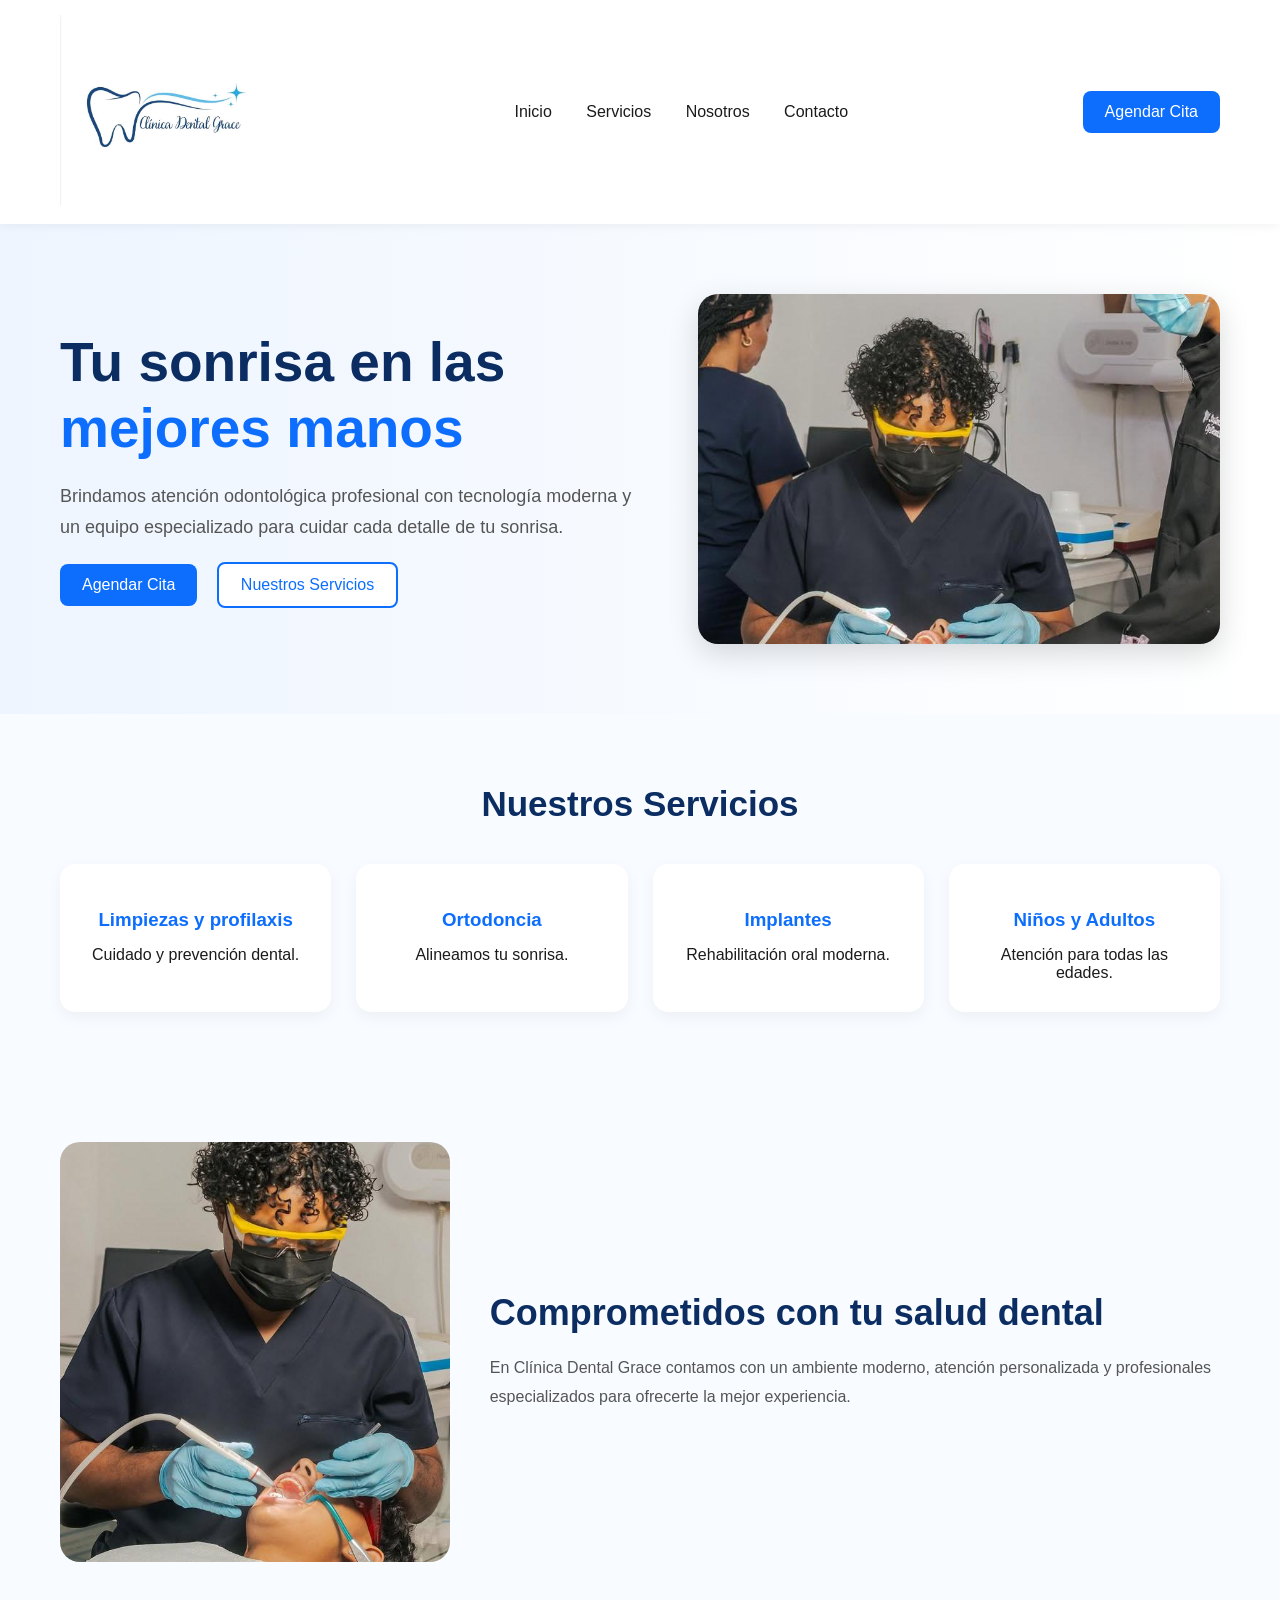
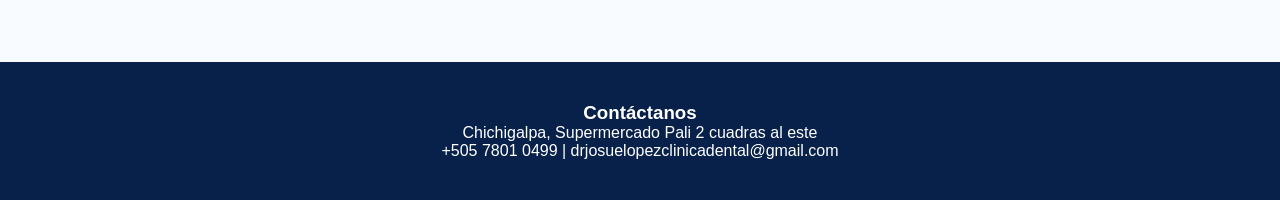
<file: portafolio-lili/portafolio/proyectos/clinica/index.html>
<!DOCTYPE html>
<html lang="es">
<head>
  <meta charset="UTF-8">
  <meta name="viewport" content="width=device-width, initial-scale=1.0">
  <title>Clínica Dental Grace</title>

  <style>
    *{
      margin:0;
      padding:0;
      box-sizing:border-box;
      font-family:Arial,sans-serif;
      scroll-behavior:smooth;
    }

    body{
      background:#f8fbff;
      color:#1b1b1b;
      overflow-x:hidden;
    }

    header{
      display:flex;
      justify-content:space-between;
      align-items:center;
      padding:15px 60px;
      background:white;
      box-shadow:0 2px 10px rgba(0,0,0,.05);
      position:sticky;
      top:0;
      z-index:1000;
    }

    .logo img{
      width:220px;
      height:auto;
      object-fit:contain;
    }

    nav a{
      margin:0 15px;
      text-decoration:none;
      color:#1b1b1b;
      font-weight:500;
    }

    .btn{
      background:#0d6efd;
      color:white;
      padding:12px 22px;
      border:none;
      border-radius:8px;
      text-decoration:none;
      cursor:pointer;
      display: inline-block;
      position: relative;
      z-index: 9999;
    }

    .hero{
      display:flex;
      align-items:center;
      justify-content:space-between;
      padding:70px 60px;
      background:linear-gradient(to right,#eef5ff,#ffffff);
      gap:30px;
    }

    .hero-text{
      width:50%;
    }

    .hero-text h1{
      font-size:55px;
      color:#0b2d62;
      line-height:1.2;
    }

    .hero-text h1 span{
      color:#0d6efd;
    }

    .hero-text p{
      margin:20px 0;
      font-size:18px;
      line-height:1.7;
      color:#555;
    }

    .hero-buttons a{
      margin-right:15px;
    }

    /* CARRUSEL */
    .carousel{
      width:45%;
      height:350px;
      overflow:hidden;
      border-radius:20px;
      box-shadow:0 10px 30px rgba(0,0,0,.15);
      position:relative;
      background: white;
    }

    .slides{
      display:flex;
      width:300%;
      height:100%;
      transition:transform 1s ease-in-out;
    }

    .slides img{
      width:33.3333%;
      height:100%;
      object-fit:cover;
      flex-shrink:0;
    }

    .services{
      padding:70px 60px;
      text-align:center;
    }

    .services h2{
      font-size:35px;
      color:#0b2d62;
      margin-bottom:40px;
    }

    .cards{
      display:grid;
      grid-template-columns:repeat(auto-fit,minmax(200px,1fr));
      gap:25px;
    }

    .card{
      background:white;
      padding:30px;
      border-radius:15px;
      box-shadow:0 5px 15px rgba(0,0,0,.05);
      transition: transform .3s;
    }

    .card:hover{
      transform:translateY(-8px);
    }

    .card h3{
      margin:15px 0;
      color:#0d6efd;
    }

    .about{
      display:flex;
      gap:40px;
      padding:60px;
      align-items:center;
    }

    .about img{
      width:50%;
      max-height:420px;
      object-fit:cover;
      border-radius:20px;
    }

    .about-text h2{
      font-size:36px;
      color:#0b2d62;
      margin-bottom:20px;
    }

    .about-text p{
      line-height:1.8;
      color:#555;
    }

    footer{
      background:#08214a;
      color:white;
      padding:40px;
      text-align:center;
      margin-top:40px;
    }

    @media(max-width:900px){
      .hero,.about{
        flex-direction:column;
      }

      .hero-text,.carousel,.about img{
        width:100%;
      }

      .hero-text h1{
        font-size:38px;
      }

      header{
        padding:20px;
        flex-direction:column;
        gap:15px;
      }
    }

  </style>
</head>
<body>

<header>
  <div class="logo">
    <img src="imagenes/logo.jpeg" alt="Logo Clínica Dental Grace">
  </div>

  <nav>
    <a href="#inicio">Inicio</a>
    <a href="#servicios">Servicios</a>
    <a href="#nosotros">Nosotros</a>
    <a href="#contacto">Contacto</a>
  </nav>
   
  <a href="https://api.whatsapp.com/send?phone=50577048206&text=Hola%20quiero%20agendar%20una%20cita%20en%20Clínica%20Dental%20Grace" class="btn" target="_blank">
Agendar Cita
</a>
 
</header>

<section class="hero" id="inicio">
  <div class="hero-text">
    <h1>Tu sonrisa en las <span>mejores manos</span></h1>
    <p>Brindamos atención odontológica profesional con tecnología moderna y un equipo especializado para cuidar cada detalle de tu sonrisa.</p>

    <div class="hero-buttons">
      <a href="https://api.whatsapp.com/send?phone=50577048206&text=Hola%20quiero%20agendar%20una%20cita%20en%20Clínica%20Dental%20Grace" class="btn">Agendar Cita</a>
      <a href="#servicios" class="btn" style="background:white;color:#0d6efd;border:2px solid #0d6efd;">Nuestros Servicios</a>
    </div>
  </div>

  <div class="carousel">
    <div class="slides" id="slides">
      <img src="imagenes/equipo.jpeg" alt="">
      <img src="imagenes/companero.jpeg" alt="">
      <img src="imagenes/doc.jpeg" alt="">
    </div>
  </div>
</section>

<section class="services" id="servicios">
  <h2>Nuestros Servicios</h2>
  <div class="cards">
    <div class="card"><h3>Limpiezas y profilaxis</h3><p>Cuidado y prevención dental.</p></div>
    <div class="card"><h3>Ortodoncia</h3><p>Alineamos tu sonrisa.</p></div>
    <div class="card"><h3>Implantes</h3><p>Rehabilitación oral moderna.</p></div>
    <div class="card"><h3>Niños y Adultos</h3><p>Atención para todas las edades.</p></div>
  </div>
</section>

<section class="about" id="nosotros">
  <img src="imagenes/doc.jpeg" alt="">
  <div class="about-text">
    <h2>Comprometidos con tu salud dental</h2>
    <p>En Clínica Dental Grace contamos con un ambiente moderno, atención personalizada y profesionales especializados para ofrecerte la mejor experiencia.</p>
  </div>
</section>

<footer id="contacto">
  <h3>Contáctanos</h3>
  <p>Chichigalpa, Supermercado Pali 2 cuadras al este</p>
  <p>+505 7801 0499 | drjosuelopezclinicadental@gmail.com</p>
</footer>

<script>
const slides = document.getElementById("slides");
const images = document.querySelectorAll(".slides img");
let index = 0;

function moverCarrusel(){
  index++;

  if(index >= images.length){
    index = 0;
  }

  slides.style.transform = "translateX(-" + (index * 100 / 3) + "%)";
}

setInterval(moverCarrusel,7000);
</script>

</body>
</html>
</file>
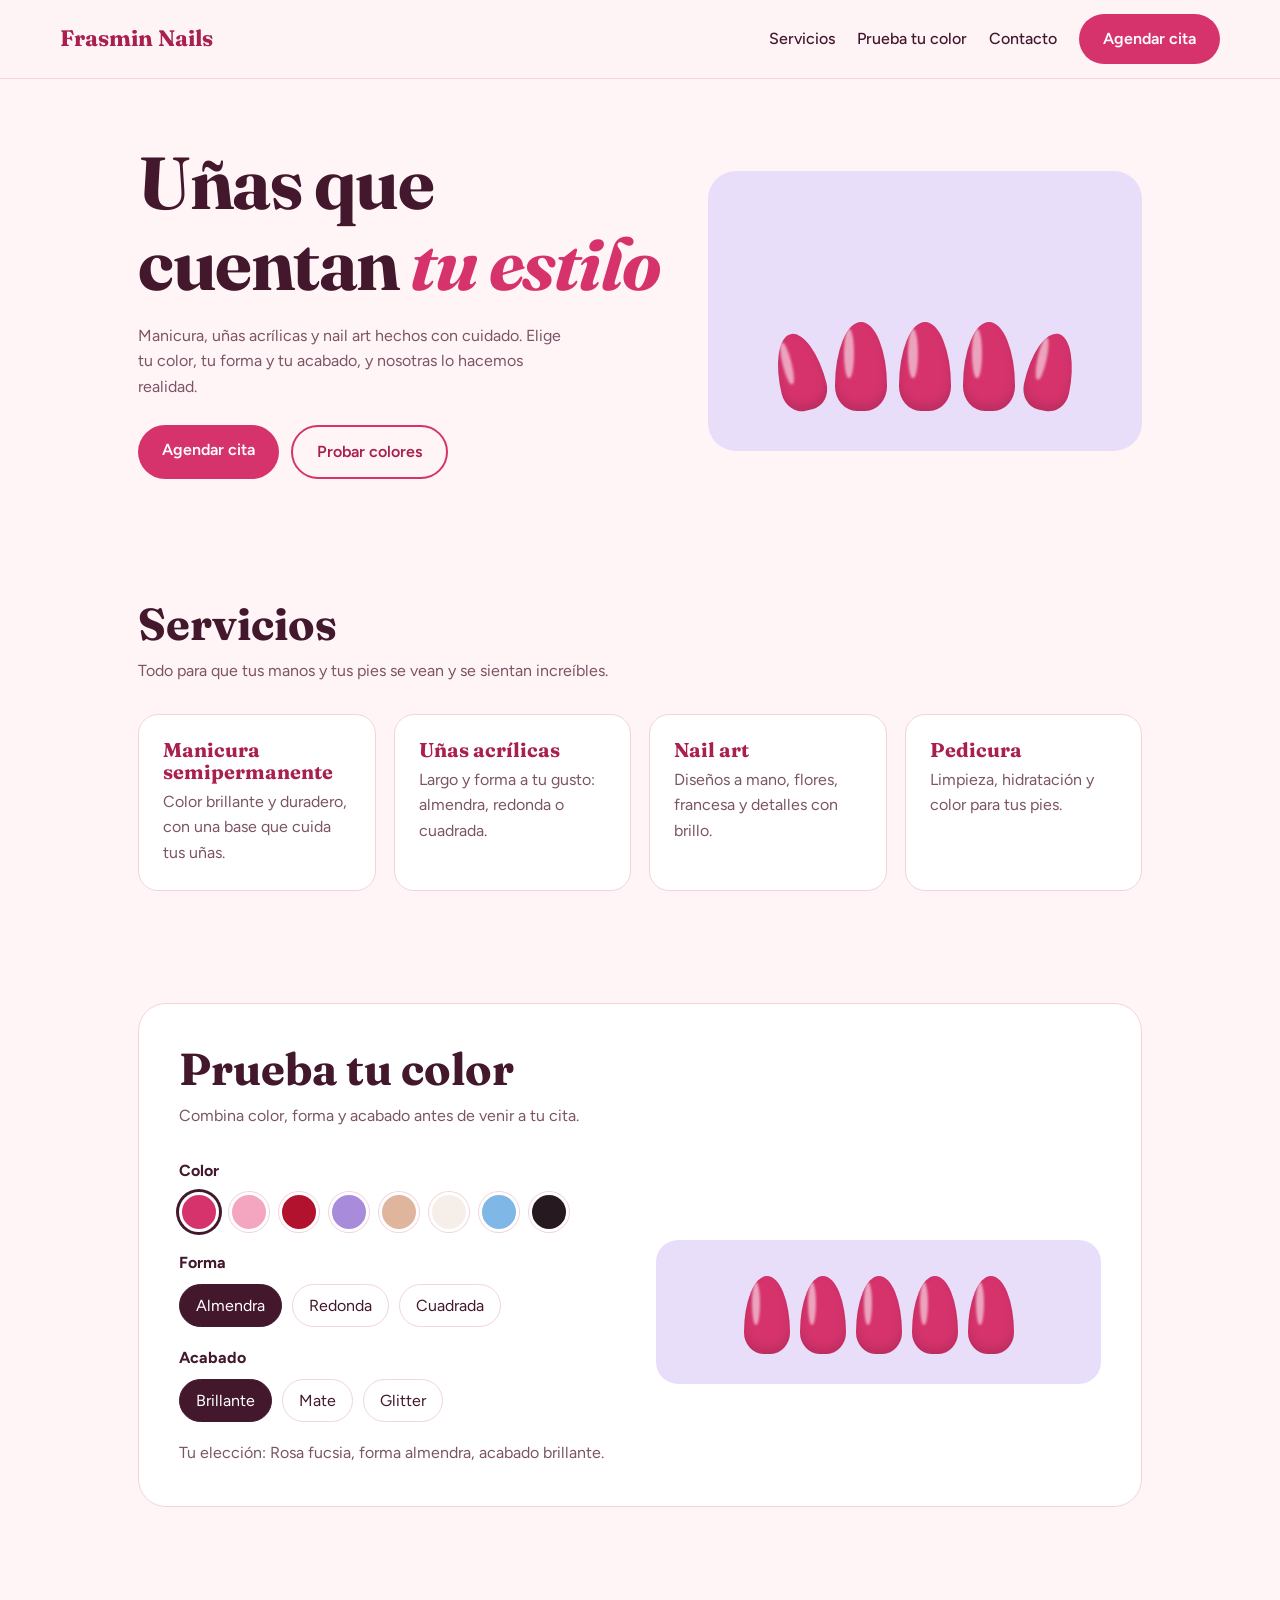
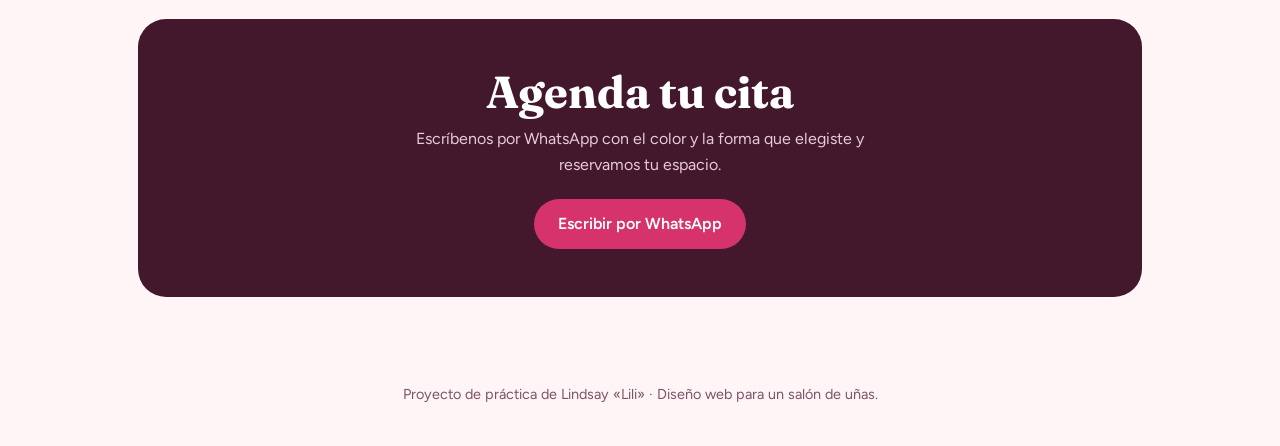
<file: portafolio-lili/portafolio/proyectos/unas/index.html>
<!DOCTYPE html>
<html lang="es">
<head>
<meta charset="UTF-8">
<meta name="viewport" content="width=device-width, initial-scale=1">
<title>Frasmin Nails · salon de uñas</title>
<link rel="preconnect" href="https://fonts.googleapis.com">
<link rel="preconnect" href="https://fonts.gstatic.com" crossorigin>
<link href="https://fonts.googleapis.com/css2?family=Fraunces:opsz,wght@9..144,500;9..144,700&family=Figtree:wght@400;500;600&display=swap" rel="stylesheet">
<style>
:root{--bg:#fff4f6;--ink:#43182d;--muted:#7c5466;--rose:#d6336c;--rose-d:#a81f50;--lilac:#e9defa;--card:#ffffff;--line:#f3d3de;--nail:#d6336c}
*{box-sizing:border-box}
html{scroll-behavior:smooth;scroll-padding-top:70px}
body{margin:0;font-family:"Figtree","Segoe UI",system-ui,sans-serif;background:var(--bg);color:var(--ink);line-height:1.6}
h1,h2,h3{font-family:"Fraunces",Georgia,serif;margin:0;line-height:1.1}
a{color:inherit}
:focus-visible{outline:3px solid var(--rose);outline-offset:3px;border-radius:6px}
header{position:sticky;top:0;z-index:10;display:flex;justify-content:space-between;align-items:center;padding:14px clamp(18px,5vw,60px);background:rgba(255,244,246,.9);backdrop-filter:blur(8px);border-bottom:1px solid var(--line)}
.brand{font-family:"Fraunces",serif;font-weight:700;font-size:1.4rem;text-decoration:none;color:var(--rose-d)}
nav{display:flex;gap:22px;align-items:center}
nav a{text-decoration:none;font-weight:500}
.btn{display:inline-block;background:var(--rose);color:#fff;padding:12px 24px;border-radius:999px;text-decoration:none;font-weight:600;border:0;cursor:pointer;font-size:1rem;transition:background .2s}
.btn:hover{background:var(--rose-d)}
.btn.alt{background:transparent;color:var(--rose-d);border:2px solid var(--rose)}
.btn.alt:hover{background:var(--rose);color:#fff}
.wrap{max-width:1100px;margin:0 auto;padding:0 clamp(18px,5vw,48px)}
.hero{display:grid;grid-template-columns:1.1fr .9fr;gap:40px;align-items:center;padding:64px 0}
.hero h1{font-size:clamp(2.6rem,7vw,4.6rem);letter-spacing:-.02em}
.hero h1 em{color:var(--rose);font-style:italic}
.hero p{color:var(--muted);max-width:44ch;margin:18px 0 26px}
.row{display:flex;gap:12px;flex-wrap:wrap}
.hand{display:flex;gap:12px;align-items:flex-end;justify-content:center;background:var(--lilac);border-radius:28px;padding:48px 24px 40px;min-height:280px}
.nail{width:clamp(38px,9vw,52px);height:clamp(66px,15vw,88px);background:var(--nail);position:relative;overflow:hidden;transition:background .3s,border-radius .3s;box-shadow:inset 0 -6px 10px rgba(0,0,0,.12)}
.hand .nail:nth-child(1){height:70%;transform:rotate(-14deg)}
.hand .nail:nth-child(2){height:92%}
.hand .nail:nth-child(3){height:100%}
.hand .nail:nth-child(4){height:90%}
.hand .nail:nth-child(5){height:74%;transform:rotate(12deg)}
.hand .nail{height:auto;aspect-ratio:1/1.7}
.hand .nail:nth-child(1){width:clamp(34px,8vw,46px)}
.hand .nail:nth-child(5){width:clamp(34px,8vw,46px)}
.shape-almond .nail{border-radius:50% 50% 42% 42% / 72% 72% 28% 28%}
.shape-round .nail{border-radius:50% 50% 30% 30% / 50% 50% 22% 22%}
.shape-square .nail{border-radius:6px 6px 12px 12px}
.finish-gloss .nail::after{content:"";position:absolute;top:8%;left:18%;width:18%;height:55%;background:rgba(255,255,255,.55);border-radius:50%;filter:blur(1px)}
.finish-glitter .nail{background-image:radial-gradient(circle,rgba(255,255,255,.9) 1px,transparent 1.5px),radial-gradient(circle,rgba(255,255,255,.6) 1px,transparent 1.5px);background-size:9px 9px,14px 14px;background-position:0 0,4px 6px}
section{padding:56px 0}
h2{font-size:clamp(1.9rem,4.5vw,2.8rem);margin-bottom:10px}
.sub{color:var(--muted);max-width:56ch;margin:0 0 30px}
.cards{display:grid;grid-template-columns:repeat(auto-fit,minmax(230px,1fr));gap:18px}
.card{background:var(--card);border:1px solid var(--line);border-radius:20px;padding:24px}
.card h3{font-size:1.25rem;margin-bottom:6px;color:var(--rose-d)}
.card p{margin:0;color:var(--muted)}
.studio{background:var(--card);border:1px solid var(--line);border-radius:28px;padding:clamp(22px,4vw,40px)}
.studio-grid{display:grid;grid-template-columns:1fr 1fr;gap:32px;align-items:center}
.ctl{margin-bottom:18px}
.ctl b{display:block;margin-bottom:8px}
.swatches,.opts{display:flex;flex-wrap:wrap;gap:10px}
.sw{width:40px;height:40px;border-radius:50%;border:3px solid #fff;box-shadow:0 0 0 1px var(--line);cursor:pointer}
.sw[aria-pressed="true"]{box-shadow:0 0 0 3px var(--ink)}
.opt{padding:8px 16px;border-radius:999px;border:1px solid var(--line);background:#fff;cursor:pointer;font:inherit;color:var(--ink)}
.opt[aria-pressed="true"]{background:var(--ink);color:#fff;border-color:var(--ink)}
.preview{background:var(--lilac);border-radius:22px;padding:36px 16px 30px;display:flex;gap:10px;align-items:flex-end;justify-content:center}
.preview .nail{width:clamp(34px,8vw,46px);aspect-ratio:1/1.7;height:auto}
.contact{text-align:center;background:var(--ink);color:#fff;border-radius:28px;padding:48px 24px}
.contact p{color:#e8cbd8;margin:10px auto 22px;max-width:46ch}
footer{text-align:center;padding:30px 20px 40px;color:var(--muted);font-size:.9rem}
@media(max-width:800px){nav a:not(.btn){display:none}.hero,.studio-grid{grid-template-columns:1fr}.hero{padding-top:36px}}
@media(prefers-reduced-motion:reduce){*{transition:none!important}}
</style>
</head>
<body>
<header>
  <a class="brand" href="#inicio">Frasmin Nails</a>
  <nav><a href="#servicios">Servicios</a><a href="#colores">Prueba tu color</a><a href="#cita">Contacto</a>
  <a class="btn" href="#cita">Agendar cita</a></nav>
</header>
<main class="wrap">
  <section class="hero" id="inicio">
    <div>
      <h1>Uñas que cuentan <em>tu estilo</em></h1>
      <p>Manicura, uñas acrílicas y nail art hechos con cuidado. Elige tu color, tu forma y tu acabado, y nosotras lo hacemos realidad.</p>
      <div class="row"><a class="btn" href="#cita">Agendar cita</a><a class="btn alt" href="#colores">Probar colores</a></div>
    </div>
    <div class="hand shape-almond finish-gloss" id="hero-hand" aria-label="Ejemplo de uñas en forma de almendra">
      <div class="nail"></div><div class="nail"></div><div class="nail"></div><div class="nail"></div><div class="nail"></div>
    </div>
  </section>

  <section id="servicios">
    <h2>Servicios</h2>
    <p class="sub">Todo para que tus manos y tus pies se vean y se sientan increíbles.</p>
    <div class="cards">
      <div class="card"><h3>Manicura semipermanente</h3><p>Color brillante y duradero, con una base que cuida tus uñas.</p></div>
      <div class="card"><h3>Uñas acrílicas</h3><p>Largo y forma a tu gusto: almendra, redonda o cuadrada.</p></div>
      <div class="card"><h3>Nail art</h3><p>Diseños a mano, flores, francesa y detalles con brillo.</p></div>
      <div class="card"><h3>Pedicura</h3><p>Limpieza, hidratación y color para tus pies.</p></div>
    </div>
  </section>

  <section id="colores">
    <div class="studio">
      <h2>Prueba tu color</h2>
      <p class="sub">Combina color, forma y acabado antes de venir a tu cita.</p>
      <div class="studio-grid">
        <div>
          <div class="ctl"><b>Color</b>
            <div class="swatches" id="swatches" role="group" aria-label="Colores"></div></div>
          <div class="ctl"><b>Forma</b>
            <div class="opts" id="shapes" role="group" aria-label="Forma">
              <button class="opt" data-v="almond" aria-pressed="true">Almendra</button>
              <button class="opt" data-v="round" aria-pressed="false">Redonda</button>
              <button class="opt" data-v="square" aria-pressed="false">Cuadrada</button></div></div>
          <div class="ctl"><b>Acabado</b>
            <div class="opts" id="finishes" role="group" aria-label="Acabado">
              <button class="opt" data-v="gloss" aria-pressed="true">Brillante</button>
              <button class="opt" data-v="matte" aria-pressed="false">Mate</button>
              <button class="opt" data-v="glitter" aria-pressed="false">Glitter</button></div></div>
          <p id="summary" class="sub" style="margin:0"></p>
        </div>
        <div class="preview shape-almond finish-gloss" id="preview" aria-hidden="true">
          <div class="nail"></div><div class="nail"></div><div class="nail"></div><div class="nail"></div><div class="nail"></div>
        </div>
      </div>
    </div>
  </section>

  <section id="cita">
    <div class="contact">
      <h2>Agenda tu cita</h2>
      <p>Escríbenos por WhatsApp con el color y la forma que elegiste y reservamos tu espacio.</p>
      <!-- Cambia el número por el del negocio -->
      <a class="btn" id="wa" href="https://wa.me/77048206" target="_blank" rel="noopener">Escribir por WhatsApp</a>
    </div>
  </section>
</main>
<footer>Proyecto de práctica de Lindsay «Lili» · Diseño web para un salón de uñas.</footer>
<script>
const colors=[["Rosa fucsia","#d6336c"],["Rosa suave","#f4a6c0"],["Rojo cereza","#b3122e"],["Lila","#a98bdc"],["Nude","#e0b59e"],["Blanco perla","#f6efe9"],["Azul cielo","#7fb7e6"],["Negro","#26191f"]];
const prev=document.getElementById("preview"),sum=document.getElementById("summary"),sw=document.getElementById("swatches");
let st={c:colors[0],shape:"almond",finish:"gloss"};
function paint(){
  prev.className="preview shape-"+st.shape+" finish-"+st.finish;
  prev.style.setProperty("--nail",st.c[1]);
  document.querySelectorAll("#preview .nail").forEach(n=>n.style.background=st.c[1]);
  const f={gloss:"brillante",matte:"mate",glitter:"con glitter"}[st.finish],s={almond:"almendra",round:"redonda",square:"cuadrada"}[st.shape];
  sum.textContent="Tu elección: "+st.c[0]+", forma "+s+", acabado "+f+".";
  document.getElementById("wa").href="https://wa.me/77048206?text="+encodeURIComponent("Hola, quiero agendar una cita. Me gustan uñas "+st.c[0].toLowerCase()+", forma "+s+", acabado "+f+".");
}
colors.forEach((c,i)=>{const b=document.createElement("button");b.className="sw";b.style.background=c[1];b.title=c[0];b.setAttribute("aria-label",c[0]);b.setAttribute("aria-pressed",i===0);
  b.onclick=()=>{st.c=c;sw.querySelectorAll(".sw").forEach(x=>x.setAttribute("aria-pressed",x===b));paint()};sw.appendChild(b)});
function bind(id,key){document.querySelectorAll("#"+id+" .opt").forEach(b=>b.onclick=()=>{st[key]=b.dataset.v;document.querySelectorAll("#"+id+" .opt").forEach(x=>x.setAttribute("aria-pressed",x===b));paint()})}
bind("shapes","shape");bind("finishes","finish");paint();
</script>
</body>
</html>
</file>
